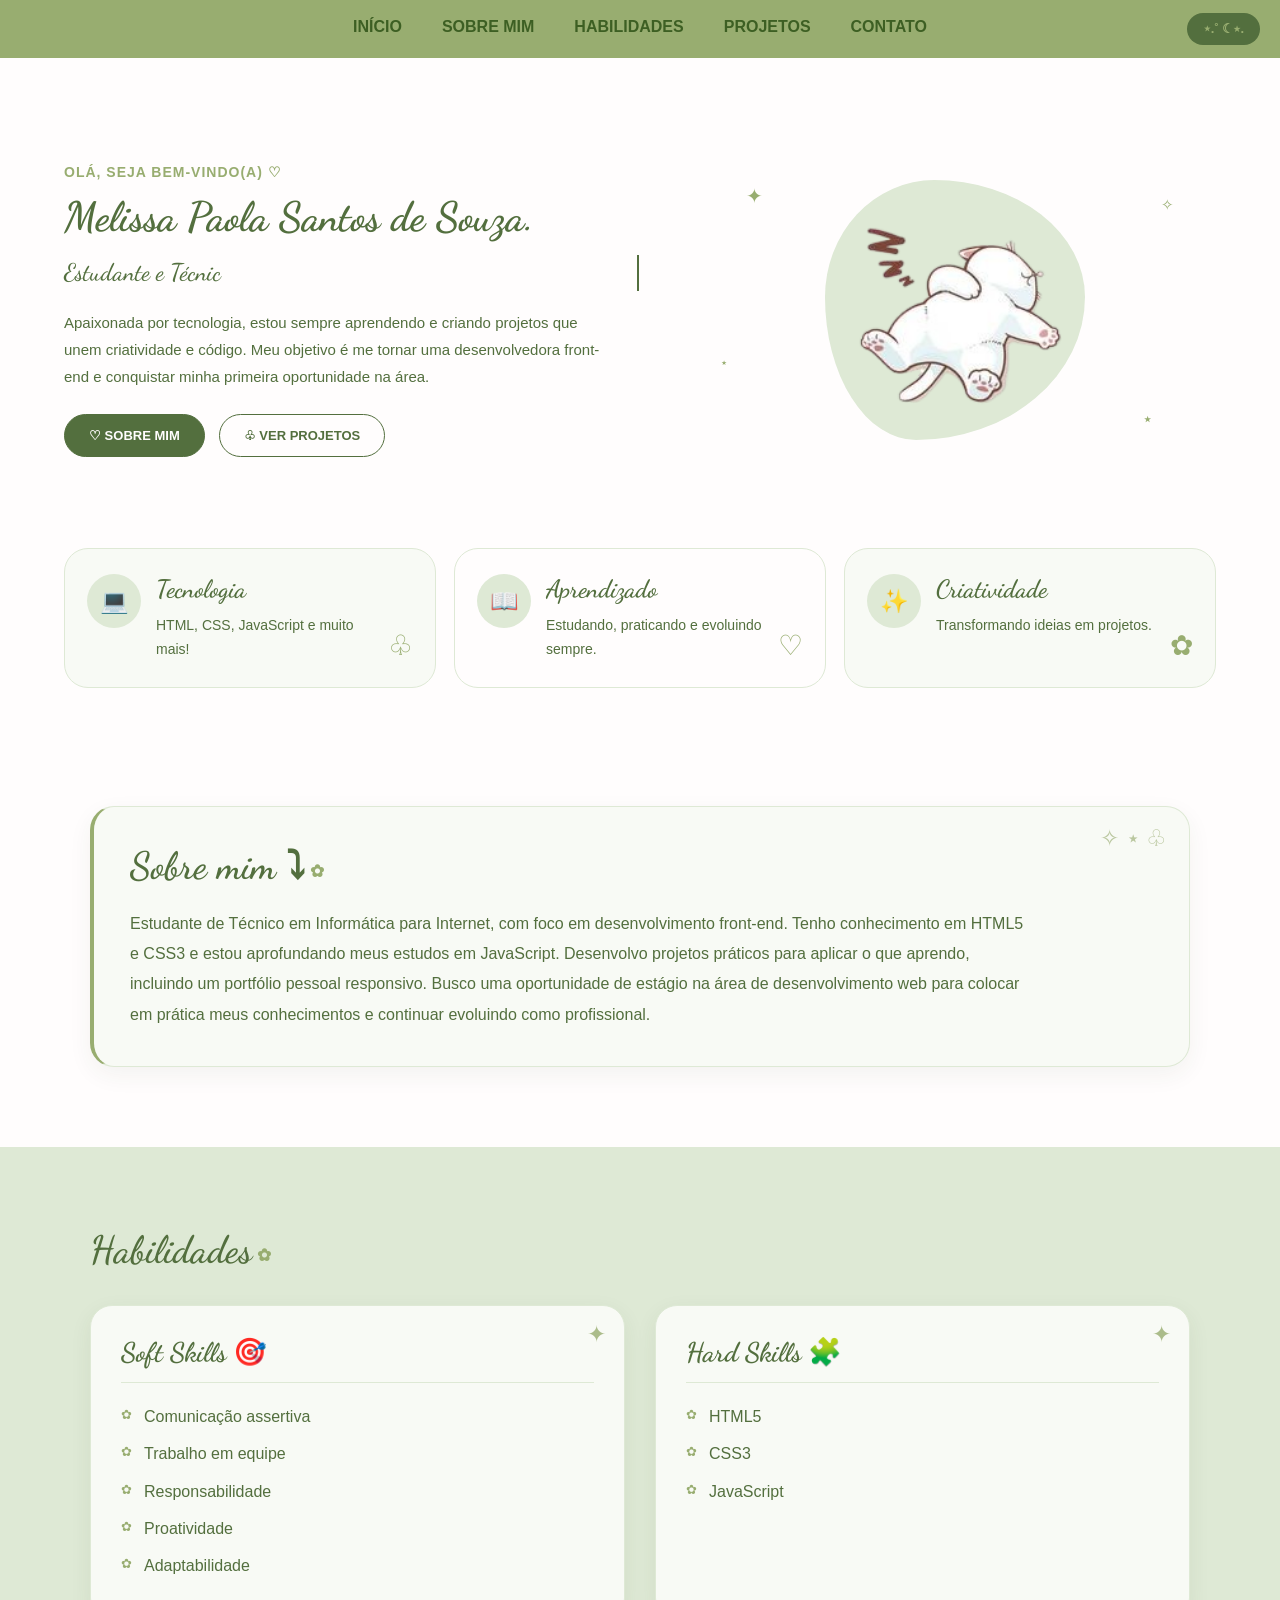
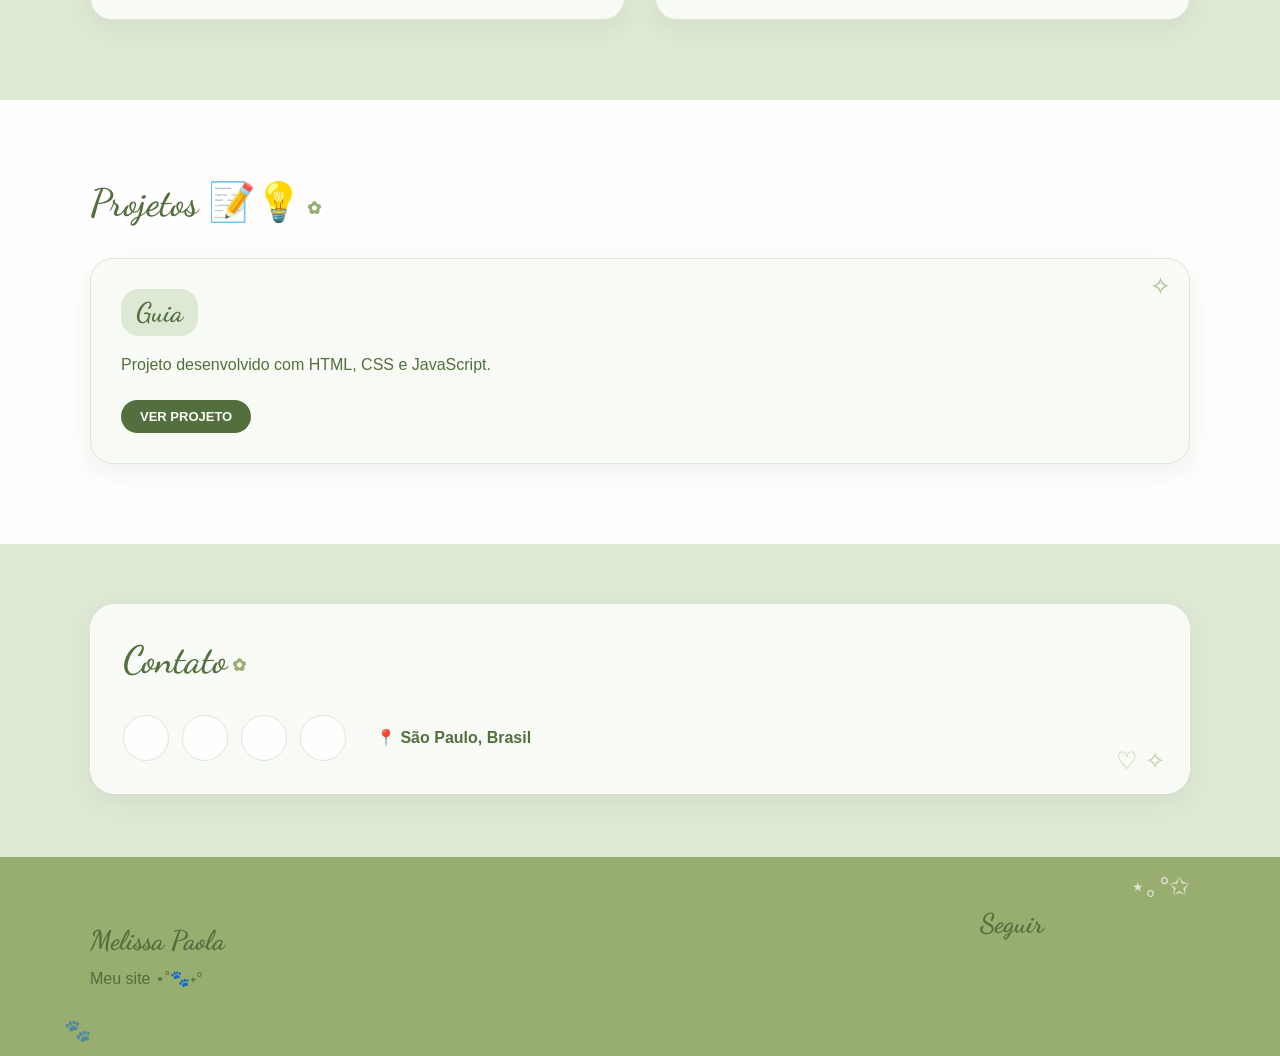
<file: index.html>
<!DOCTYPE html>
<html lang="pt-BR">

<head>
    <meta charset="UTF-8">
    <meta name="viewport" content="width=device-width, initial-scale=1.0">

    <title>Melissa Paola | Portfólio</title>

    <meta name="description"
        content="Portfólio de Melissa Paola, estudante de Técnico em Informática para Internet em São Paulo, em busca da primeira oportunidade profissional.">

    <meta name="theme-color" content="#98ad70">

    <!-- Compartilhamento em redes sociais -->
    <meta property="og:title" content="Melissa Paola - Portfólio">
    <meta property="og:description"
        content="Estudante de Informática para Internet e futura profissional de TI.">
    <meta property="og:image"
        content="https://melissapaola.github.io/Portifolio/assets/b8229faa11fd5c0b6150d2b8c8b90e80-removebg-preview.png">
    <meta property="og:url"
        content="https://melissapaola.github.io/Portifolio/">
    <meta property="og:type" content="website">
    <meta property="og:locale" content="pt_BR">

    <!-- Ícone da página -->
    <link rel="icon"
        href="./assets/b8229faa11fd5c0b6150d2b8c8b90e80-removebg-preview.png"
        type="image/png">

    <!-- CSS -->
    <link rel="stylesheet" href="style.css">

    <!-- Fonte Dancing Script -->
    <link rel="preconnect" href="https://fonts.googleapis.com">
    <link rel="preconnect" href="https://fonts.gstatic.com" crossorigin>

    <link
        href="https://fonts.googleapis.com/css2?family=Dancing+Script:wght@400;500;600;700&display=swap"
        rel="stylesheet">
</head>

<body>

    <!-- MENU -->
    <header>

        <button
            id="simples"
            type="button"
            aria-label="Alternar tema claro ou escuro">
            ⋆.˚ ☾⭒.
        </button>

        <nav aria-label="Menu principal">
            <a href="#apres">Início</a>
            <a href="#sobre">Sobre mim</a>
            <a href="#habil">Habilidades</a>
            <a href="#projetos">Projetos</a>
            <a href="#info">Contato</a>
        </nav>

    </header>

    <main>

        <!-- APRESENTAÇÃO -->
        
<!-- APRESENTAÇÃO -->
<section id="apres">
    <div class="container apres-container">

        <div class="apresentacao fade-in">

            <div class="aprestext">

                <span class="saudacao">
                    Olá, seja bem-vindo(a) ♡
                </span>

                <h1>Melissa Paola Santos de Souza.</h1>

                <h2 id="typingSub" class="typing">
                    Estudante de Técnico em Informática para Internet.
                </h2>

                <p class="intro-descricao">
                    Apaixonada por tecnologia, estou sempre aprendendo
                    e criando projetos que unem criatividade e código.
                    Meu objetivo é me tornar uma desenvolvedora
                    front-end e conquistar minha primeira oportunidade
                    na área.
                </p>

                <div class="hero-botoes">
                    <a href="#sobre" class="btn-hero btn-principal">
                        ♡ Sobre mim
                    </a>

                    <a href="#projetos" class="btn-hero btn-secundario">
                        ♧ Ver projetos
                    </a>
                </div>

            </div>

            <div class="apresimg">

                <div class="blob-decorativo" aria-hidden="true"></div>

                <span class="estrela e1" aria-hidden="true">✦</span>
                <span class="estrela e2" aria-hidden="true">⋆</span>
                <span class="estrela e3" aria-hidden="true">✧</span>
                <span class="estrela e4" aria-hidden="true">⋆</span>

                <img
                    src="assets/b8229faa11fd5c0b6150d2b8c8b90e80-removebg-preview.png"
                    alt="Ilustração do gatinho decorativo"
                    width="300"
                    fetchpriority="high">

            </div>

        </div>

        <!-- CARDS DA APRESENTAÇÃO -->
        <div class="destaques fade-in">

            <article class="card-destaque tecnologia">
                <div class="destaque-icone" aria-hidden="true">
                    💻
                </div>

                <div>
                    <h3>Tecnologia</h3>
                    <p>HTML, CSS, JavaScript e muito mais!</p>
                </div>

                <span class="destaque-decoracao" aria-hidden="true">♧</span>
            </article>

            <article class="card-destaque aprendizado">
                <div class="destaque-icone" aria-hidden="true">
                    📖
                </div>

                <div>
                    <h3>Aprendizado</h3>
                    <p>Estudando, praticando e evoluindo sempre.</p>
                </div>

                <span class="destaque-decoracao" aria-hidden="true">♡</span>
            </article>

            <article class="card-destaque criatividade">
                <div class="destaque-icone" aria-hidden="true">
                    ✨
                </div>

                <div>
                    <h3>Criatividade</h3>
                    <p>Transformando ideias em projetos.</p>
                </div>

                <span class="destaque-decoracao" aria-hidden="true">✿</span>
            </article>

        </div>

    </div>
</section>


        <!-- SOBRE MIM -->
        <section id="sobre">

            <div class="container fade-in">

                <h2>Sobre mim ⤵</h2>

                <p>
                    Estudante de Técnico em Informática para Internet,
                    com foco em desenvolvimento front-end. Tenho
                    conhecimento em HTML5 e CSS3 e estou aprofundando
                    meus estudos em JavaScript. Desenvolvo projetos
                    práticos para aplicar o que aprendo, incluindo um
                    portfólio pessoal responsivo. Busco uma oportunidade
                    de estágio na área de desenvolvimento web para
                    colocar em prática meus conhecimentos e continuar
                    evoluindo como profissional.
                </p>

            </div>

        </section>


        <!-- HABILIDADES -->
        <section id="habil">

            <div class="container">

                <h2 class="fade-in">Habilidades</h2>

                <div class="habilidades">

                    <!-- SOFT SKILLS -->
                    <div class="cardhabil fade-in">

                        <h3>Soft Skills 🎯</h3>

                        <ul>
                            <li>Comunicação assertiva</li>
                            <li>Trabalho em equipe</li>
                            <li>Responsabilidade</li>
                            <li>Proatividade</li>
                            <li>Adaptabilidade</li>
                        </ul>

                    </div>


                    <!-- HARD SKILLS -->
                    <div class="cardhabil fade-in">

                        <h3>Hard Skills 🧩</h3>

                        <ul>
                            <li>HTML5</li>
                            <li>CSS3</li>
                            <li>JavaScript</li>
                        </ul>

                    </div>

                </div>

            </div>

        </section>


        <!-- PROJETOS -->
        <section id="projetos">

            <div class="container">

                <h2 class="fade-in">Projetos 📝💡</h2>

                <div class="projetos">

                    <div class="cardprojeto fade-in">

                        <h3>Guia</h3>

                        <p>
                            Projeto desenvolvido com HTML, CSS e
                            JavaScript.
                        </p>

                        <a
                            href="https://melissapaola.github.io/Guia/"
                            target="_blank"
                            rel="noopener noreferrer"
                            class="btn-projeto">
                            Ver projeto
                        </a>

                    </div>

                    <!--
                        Para adicionar outro projeto, copie o bloco
                        cardprojeto e altere o título, a descrição
                        e o endereço do link.
                    -->

                </div>

            </div>

        </section>


        <!-- CONTATO -->
        <section id="info">

            <div class="container fade-in">

                <h2>Contato</h2>

                <div class="contato">

                    <div class="linksicon">

                        <!-- E-mail -->
                        <a
                            href="mailto:Melissa.paola.s.souza@gmail.com"
                            aria-label="Enviar e-mail">

                            <svg
                                class="iconsobre"
                                viewBox="0 0 24 24"
                                aria-hidden="true">
                                <use href="assets/envelope-solid-full.svg"></use>
                            </svg>

                        </a>


                        <!-- GitHub -->
                        <a
                            href="https://github.com/MelissaPaola"
                            target="_blank"
                            rel="noopener noreferrer"
                            aria-label="GitHub">

                            <svg
                                class="iconsobre"
                                viewBox="0 0 24 24"
                                aria-hidden="true">
                                <use href="assets/GithubIco.svg"></use>
                            </svg>

                        </a>


                        <!-- WhatsApp -->
                        <a
                            href="https://wa.me/5511913088915"
                            target="_blank"
                            rel="noopener noreferrer"
                            aria-label="WhatsApp">

                            <svg
                                class="iconsobre"
                                viewBox="0 0 24 24"
                                aria-hidden="true">
                                <use href="assets/whatsapp-svgrepo-com.svg"></use>
                            </svg>

                        </a>


                        <!-- LinkedIn -->
                        <a
                            href="https://www.linkedin.com/in/melissa-paola-161333433/"
                            target="_blank"
                            rel="noopener noreferrer"
                            aria-label="LinkedIn">

                            <svg
                                class="iconsobre"
                                viewBox="0 0 24 24"
                                aria-hidden="true">
                                <use href="assets/linkedInIco.svg"></use>
                            </svg>

                        </a>

                    </div>

                    <h4>📍 São Paulo, Brasil</h4>

                </div>

            </div>

        </section>

    </main>


    <!-- RODAPÉ -->
    <footer>

        <div class="container footer-content">

            <div class="footer-info">

                <h3>Melissa Paola</h3>
                <p>Meu site ⋆˚🐾˖°</p>

            </div>


            <div class="footer-social">

                <h3>Seguir</h3>

                <ul>

                    <!-- GitHub -->
                    <li>
                        <a
                            href="https://github.com/MelissaPaola"
                            target="_blank"
                            rel="noopener noreferrer"
                            aria-label="GitHub">

                            <svg
                                class="icone"
                                viewBox="0 0 24 24"
                                aria-hidden="true">
                                <use href="assets/GithubIco.svg"></use>
                            </svg>

                        </a>
                    </li>


                    <!-- LinkedIn -->
                    <li>
                        <a
                            href="https://www.linkedin.com/in/melissa-paola-161333433/"
                            target="_blank"
                            rel="noopener noreferrer"
                            aria-label="LinkedIn">

                            <svg
                                class="icone"
                                viewBox="0 0 24 24"
                                aria-hidden="true">
                                <use href="assets/linkedInIco.svg"></use>
                            </svg>

                        </a>
                    </li>


                    <!-- Instagram -->
                    <li>
                        <a
                            href="https://www.instagram.com/lissavamp_/"
                            target="_blank"
                            rel="noopener noreferrer"
                            aria-label="Instagram">

                            <svg
                                class="icone"
                                viewBox="0 0 24 24"
                                aria-hidden="true">
                                <use href="assets/instagram_logo_icon_186894.svg"></use>
                            </svg>

                        </a>
                    </li>

                </ul>

            </div>

        </div>

    </footer>


    <!-- JavaScript -->
    <script src="app.js"></script>

</body>

</html>
</file>
<file: style.css>
/* ===== RESET ===== */

* {
   margin: 0;
   padding: 0;
   box-sizing: border-box;
}


/* ===== CORES DOS TEMAS ===== */

/* Tema claro (padrão) */
:root {
   --fundo: #dee9d5;
   --texto: #536f3e;
   --link: #3d5f23;
   --link-hover: #685844;
   --barra: #98ad70;
   --apresentacao: #fffdfd;
   --card: #f8faf5;
}

/* Tema escuro */
body.escuro {
   --fundo: #1b2415;
   --texto: #c5d8b0;
   --link: #a8c888;
   --link-hover: #d9c3a5;
   --barra: #2f3d22;
   --apresentacao: #232f1a;
   --card: #2a3821;
}


/* ===== GERAL ===== */

html {
   scroll-behavior: smooth;
}

body {
   font-family: Arial, sans-serif;
   background-color: var(--fundo);
   color: var(--texto);
   transition: background-color 0.3s, color 0.3s;
}

header,
footer,
#apres,
#info,
.cardhabil,
.cardprojeto {
   transition: background-color 0.3s;
}

.container {
   width: 90%;
   max-width: 1100px;
   margin: 0 auto;
}

a {
   color: var(--link);
   text-decoration: none;
}

a:hover {
   color: var(--link-hover);
}


/* ===== MENU ===== */

header {
   position: fixed;
   top: 0;
   left: 0;
   width: 100%;
   background-color: var(--barra);
   padding: 18px;
   z-index: 1000;
}

nav {
   display: flex;
   justify-content: center;
   align-items: center;
   gap: 40px;
}

nav a {
   font-weight: bold;
   text-transform: uppercase;
   position: relative;
   padding-bottom: 4px;
}

nav a::after {
   content: "";
   position: absolute;
   left: 0;
   bottom: 0;
   width: 0;
   height: 2px;
   background-color: var(--link);
   transition: width 0.3s ease;
}

nav a:hover::after {
   width: 100%;
}


/* ===== BOTÃO DE TEMA ===== */

#simples {
   position: absolute;
   right: 20px;
   top: 50%;
   transform: translateY(-50%);
   padding: 8px 16px;
   background-color: var(--texto);
   color: var(--barra);
   border: none;
   border-radius: 20px;
   font-family: Arial, sans-serif;
   font-size: 13px;
   font-weight: bold;
   text-transform: uppercase;
   cursor: pointer;
   transition:
      background-color 0.3s,
      color 0.3s,
      transform 0.2s;
}

#simples:hover {
   background-color: var(--link);
   transform: translateY(-50%) scale(1.05);
}


/* ===== APRESENTAÇÃO ===== */

#apres {
   min-height: 600px;
   background-color: var(--apresentacao);
   padding-top: 100px;
}

.apresentacao {
   min-height: 600px;
   display: flex;
   align-items: center;
   justify-content: space-between;
   gap: 50px;
}

.aprestext {
   flex: 1;
}

.aprestext h1 {
   font-family: "Dancing Script", cursive;
   font-size: 48px;
   margin-bottom: 20px;
}

.aprestext h2 {
   font-family: "Dancing Script", cursive;
   font-size: 25px;
   font-weight: 500;
}

.apresimg {
   flex: 1;
   display: flex;
   justify-content: center;
   align-items: center;
   position: relative;
}

.apresimg img {
   width: 300px;
   max-width: 100%;
   height: auto;
   position: relative;
   z-index: 1;
   animation: float 4s ease-in-out infinite;
}

@keyframes float {
   0%,
   100% {
      transform: translateY(0);
   }

   50% {
      transform: translateY(-12px);
   }
}


/* ===== DECORAÇÃO DO HERO ===== */

.blob-decorativo {
   position: absolute;
   width: 260px;
   height: 260px;
   max-width: 70%;
   aspect-ratio: 1 / 1;
   background-color: var(--fundo);
   border-radius: 42% 58% 65% 35% / 45% 45% 55% 55%;
   animation: morph 8s ease-in-out infinite;
   z-index: 0;
}

@keyframes morph {
   0%,
   100% {
      border-radius: 42% 58% 65% 35% / 45% 45% 55% 55%;
   }

   50% {
      border-radius: 58% 42% 35% 65% / 55% 60% 40% 45%;
   }
}

.estrela {
   position: absolute;
   color: var(--barra);
   z-index: 2;
   pointer-events: none;
   animation: twinkle 2.4s ease-in-out infinite;
}

.e1 {
   top: 8%;
   left: 10%;
   font-size: 20px;
}

.e2 {
   top: 65%;
   left: 5%;
   font-size: 13px;
   animation-delay: 0.6s;
}

.e3 {
   top: 12%;
   right: 8%;
   font-size: 15px;
   animation-delay: 1.1s;
}

.e4 {
   bottom: 10%;
   right: 12%;
   font-size: 18px;
   animation-delay: 1.7s;
}

@keyframes twinkle {
   0%,
   100% {
      opacity: 0.3;
      transform: scale(0.8);
   }

   50% {
      opacity: 1;
      transform: scale(1.15);
   }
}


/* ===== SUBTÍTULO COM EFEITO DE DIGITAÇÃO ===== */

.aprestext h2.typing {
   min-height: 2.6em;
   border-right: 2px solid var(--texto);
   padding-right: 4px;
   animation: blink-cursor 0.8s step-end infinite;
}

@keyframes blink-cursor {
   50% {
      border-color: transparent;
   }
}


/* ===== CONTATO ===== */

#info {
   padding: 60px 0;
   background-color: var(--fundo);
}

.contato {
   margin-top: 25px;
   display: flex;
   align-items: center;
   gap: 30px;
}

.linksicon {
   display: flex;
   align-items: center;
   gap: 15px;
}

.iconsobre {
   width: 25px;
   height: 25px;
   fill: var(--texto);
   transition: transform 0.3s ease, fill 0.3s ease;
}

a:hover .iconsobre {
   transform: scale(1.15);
   fill: var(--link-hover);
}


/* ===== SOBRE ===== */

#sobre {
   padding: 80px 0;
}

#sobre h2 {
   margin-bottom: 25px;
}

#sobre p {
   max-width: 900px;
   line-height: 1.7;
}


/* ===== HABILIDADES ===== */

#habil {
   padding: 80px 0;
}

#habil > .container > h2 {
   margin-bottom: 30px;
}

.habilidades {
   display: flex;
   gap: 30px;
}

.cardhabil {
   flex: 1;
   min-width: 0;
   padding: 30px;
   background-color: var(--card);
   border-radius: 15px;
   box-shadow: 0 5px 15px rgba(0, 0, 0, 0.08);
   transition:
      transform 0.3s ease,
      box-shadow 0.3s ease,
      background-color 0.3s;
}

.cardhabil:hover {
   transform: translateY(-8px);
   box-shadow: 0 10px 25px rgba(0, 0, 0, 0.15);
}

.cardhabil h3 {
   margin-bottom: 20px;
}

.cardhabil ul {
   padding-left: 20px;
}

.cardhabil li {
   margin-bottom: 10px;
}


/* ===== PROJETOS ===== */

#projetos {
   padding: 80px 0;
}

#projetos > .container > h2 {
   margin-bottom: 30px;
}

.projetos {
   display: flex;
   flex-wrap: wrap;
   gap: 30px;
}

.cardprojeto {
   flex: 1 1 280px;
   min-width: 0;
   padding: 30px;
   background-color: var(--card);
   border-radius: 15px;
   box-shadow: 0 5px 15px rgba(0, 0, 0, 0.08);
   transition:
      transform 0.3s ease,
      box-shadow 0.3s ease,
      background-color 0.3s;
}

.cardprojeto:hover {
   transform: translateY(-8px);
   box-shadow: 0 10px 25px rgba(0, 0, 0, 0.15);
}

.cardprojeto h3 {
   margin-bottom: 10px;
}

.cardprojeto p {
   margin-bottom: 20px;
   line-height: 1.6;
}

.btn-projeto {
   display: inline-block;
   padding: 8px 18px;
   background-color: var(--texto);
   color: var(--card);
   border-radius: 20px;
   font-weight: bold;
   font-size: 13px;
   text-transform: uppercase;
   transition: background-color 0.3s, transform 0.2s;
}

.btn-projeto:hover {
   background-color: var(--link-hover);
   color: var(--card);
   transform: scale(1.05);
}


/* ===== FOOTER ===== */

footer {
   background-color: var(--barra);
   padding: 50px 0;
}

.footer-content {
   display: flex;
   justify-content: space-between;
   align-items: center;
   gap: 30px;
}

.footer-social ul {
   display: flex;
   flex-wrap: wrap;
   gap: 30px;
   list-style: none;
}

.icone {
   width: 50px;
   height: 50px;
   fill: var(--texto);
   stroke: var(--texto);
   transition:
      transform 0.3s ease,
      fill 0.3s ease,
      stroke 0.3s ease;
}

a:hover .icone {
   transform: scale(1.15);
   fill: var(--link-hover);
   stroke: var(--link-hover);
}


/* ===== FADE-IN AO ROLAR ===== */

.fade-in {
   opacity: 0;
   transform: translateY(30px);
   transition: opacity 0.8s ease, transform 0.8s ease;
}

.fade-in.visible {
   opacity: 1;
   transform: translateY(0);
}


/* ===== ACESSIBILIDADE: MENOS MOVIMENTO ===== */

@media (prefers-reduced-motion: reduce) {
   html {
      scroll-behavior: auto;
   }

   *,
   *::before,
   *::after {
      animation: none !important;
      transition: none !important;
   }

   .fade-in {
      opacity: 1;
      transform: none;
   }
}


/* ===== TABLETS E CELULARES ===== */

@media (max-width: 768px) {

   /* Menu */

   header {
      padding: 12px;
   }

   nav {
      flex-wrap: wrap;
      gap: 12px 15px;
      padding: 4px 0;
   }

   nav a {
      font-size: 12px;
   }

   #simples {
      position: static;
      display: block;
      margin: 0 auto 12px;
      transform: none;
   }

   #simples:hover {
      transform: scale(1.05);
   }


   /* Apresentação */

   #apres {
      padding-top: 100px;
   }

   .apresentacao {
      flex-direction: column;
      justify-content: center;
      text-align: center;
      gap: 35px;
      padding: 60px 0;
   }

   .aprestext {
      width: 100%;
   }

   .aprestext h1 {
      font-size: 38px;
   }

   .aprestext h2 {
      font-size: 21px;
   }

   .apresimg {
      width: 100%;
      min-height: 230px;
   }

   .apresimg img {
      width: 230px;
      animation: none;
   }

   .blob-decorativo {
      width: 180px;
      height: 180px;
   }


   /* Contato */

   .contato {
      flex-direction: column;
      align-items: flex-start;
      gap: 20px;
   }


   /* Habilidades */

   .habilidades {
      flex-direction: column;
      gap: 20px;
   }

   .cardhabil {
      width: 100%;
   }


   /* Projetos */

   .projetos {
      gap: 20px;
   }

   .cardprojeto {
      flex: 1 1 100%;
   }


   /* Rodapé */

   .footer-content {
      flex-direction: column;
      align-items: flex-start;
      gap: 30px;
   }

   .footer-social ul {
      gap: 20px;
   }
}


/* ===== CELULARES PEQUENOS ===== */

@media (max-width: 480px) {

   .container {
      width: 92%;
   }

   header {
      padding: 10px;
   }

   nav {
      gap: 10px 12px;
   }

   nav a {
      font-size: 10px;
   }

   #apres {
      padding-top: 90px;
   }

   .apresentacao {
      min-height: auto;
      padding: 45px 0;
   }

   .aprestext h1 {
      font-size: 32px;
   }

   .aprestext h2 {
      font-size: 19px;
   }

   .apresimg img {
      width: 200px;
   }

   .blob-decorativo {
      width: 160px;
      height: 160px;
   }

   #info,
   #sobre,
   #habil,
   #projetos {
      padding: 55px 0;
   }

   .cardhabil,
   .cardprojeto {
      padding: 22px;
   }

   .icone {
      width: 40px;
      height: 40px;
   }

   .footer-social ul {
      gap: 15px;
   }
}

/* ===== NOVA APRESENTAÇÃO ===== */

#apres {
    min-height: auto;
    padding: 100px 0 38px;
    background-color: var(--apresentacao);
}

.apres-container {
    max-width: 1200px;
}

.apresentacao {
    min-height: 420px;
    display: flex;
    align-items: center;
    justify-content: space-between;
    gap: 55px;
}

.aprestext {
    flex: 1.1;
    min-width: 0;
}

.saudacao {
    display: inline-block;
    margin-bottom: 12px;
    color: var(--barra);
    font-size: 14px;
    font-weight: bold;
    letter-spacing: 1px;
    text-transform: uppercase;
}

.aprestext h1 {
    font-family: "Dancing Script", cursive;
    font-size: clamp(36px, 3.2vw, 48px);
    line-height: 1.2;
    margin-bottom: 14px;
}

.aprestext h2.typing {
    font-family: "Dancing Script", cursive;
    font-size: 24px;
    line-height: 1.5;
    min-height: 0;
    margin-bottom: 18px;
    overflow-wrap: anywhere;
}

.intro-descricao {
    max-width: 540px;
    font-size: 15px;
    line-height: 1.8;
    margin-bottom: 24px;
}

.hero-botoes {
    display: flex;
    flex-wrap: wrap;
    gap: 14px;
}

.btn-hero {
    display: inline-flex;
    align-items: center;
    justify-content: center;
    padding: 13px 24px;
    border: 1px solid var(--texto);
    border-radius: 30px;
    font-size: 13px;
    font-weight: bold;
    text-transform: uppercase;
    transition: transform 0.25s ease,
                background-color 0.25s ease,
                color 0.25s ease;
}

.btn-hero:hover {
    transform: translateY(-3px);
}

.btn-principal {
    background-color: var(--texto);
    color: var(--apresentacao);
}

.btn-principal:hover {
    background-color: var(--link);
    color: var(--apresentacao);
}

.btn-secundario {
    background-color: transparent;
    color: var(--texto);
}

.btn-secundario:hover {
    background-color: var(--card);
    color: var(--link-hover);
}

/* ===== CARDS INFERIORES ===== */

.destaques {
    display: grid;
    grid-template-columns: repeat(3, minmax(0, 1fr));
    gap: 18px;
    margin-top: 28px;
}

.card-destaque {
    position: relative;
    display: flex;
    align-items: flex-start;
    gap: 15px;
    min-width: 0;
    padding: 25px 22px;
    border-radius: 24px;
    background-color: var(--card);
    border: 1px solid var(--fundo);
    transition: transform 0.3s ease,
                box-shadow 0.3s ease,
                background-color 0.3s ease;
}

.card-destaque:hover {
    transform: translateY(-6px);
    box-shadow: 0 10px 24px rgba(50, 70, 35, 0.10);
}

.tecnologia {
    background-color: var(--card);
}

.aprendizado {
    background-color: var(--apresentacao);
}

.criatividade {
    background-color: var(--card);
}

.destaque-icone {
    flex-shrink: 0;
    display: flex;
    align-items: center;
    justify-content: center;
    width: 54px;
    height: 54px;
    border-radius: 50%;
    background-color: var(--fundo);
    font-size: 23px;
}

.card-destaque h3 {
    font-family: "Dancing Script", cursive;
    font-size: 25px;
    font-weight: 600;
    margin-bottom: 10px;
}

.card-destaque p {
    font-size: 14px;
    line-height: 1.7;
}

.destaque-decoracao {
    align-self: flex-end;
    margin-left: auto;
    color: var(--barra);
    font-size: 28px;
}

/* ===== RESPONSIVIDADE ===== */

@media (max-width: 900px) {
    .apresentacao {
        gap: 25px;
    }

    .aprestext h1 {
        font-size: 39px;
    }

    .destaques {
        grid-template-columns: 1fr;
    }

    .card-destaque {
        padding: 22px;
    }
}

@media (max-width: 768px) {
    #apres {
        padding-top: 120px;
    }

    .apresentacao {
        min-height: auto;
        flex-direction: column;
        justify-content: center;
        gap: 25px;
        padding: 35px 0 10px;
    }

    .aprestext {
        width: 100%;
        text-align: center;
    }

    .aprestext h1 {
        font-size: 38px;
    }

    .aprestext h2.typing {
        font-size: 22px;
    }

    .intro-descricao {
        margin-left: auto;
        margin-right: auto;
    }

    .hero-botoes {
        justify-content: center;
    }

    .apresimg {
        width: 100%;
        min-height: 230px;
    }

    .destaques {
        margin-top: 20px;
    }
}

@media (max-width: 480px) {
    .aprestext h1 {
        font-size: 33px;
    }

    .aprestext h2.typing {
        font-size: 20px;
    }

    .intro-descricao {
        font-size: 14px;
    }

    .btn-hero {
        padding: 12px 17px;
        font-size: 12px;
    }

    .card-destaque {
        gap: 12px;
        padding: 18px;
    }

    .card-destaque h3 {
        font-size: 23px;
    }

    .destaque-decoracao {
        font-size: 22px;
    }
}

/* ========================================
   DECORAÇÃO GERAL DAS SEÇÕES
======================================== */

#sobre,
#habil,
#projetos,
#info {
    position: relative;
    isolation: isolate;
}

/* Títulos com detalhe delicado */
#sobre h2,
#habil > .container > h2,
#projetos > .container > h2,
#info h2 {
    position: relative;
    display: table;
    margin-bottom: 32px;
    font-family: "Dancing Script", cursive;
    font-size: clamp(30px, 3vw, 38px);
    font-weight: 600;
}

#sobre h2::after,
#habil > .container > h2::after,
#projetos > .container > h2::after,
#info h2::after {
    content: " ✿";
    color: var(--barra);
    font-family: Arial, sans-serif;
    font-size: 17px;
    vertical-align: middle;
}

/* Alternância suave entre as seções */
#sobre,
#projetos {
    background-color: var(--apresentacao);
}

#habil,
#info {
    background-color: var(--fundo);
}


/* ========================================
   SOBRE MIM
======================================== */

#sobre .container {
    position: relative;
    padding: 36px;
    overflow: hidden;
    background-color: var(--card);
    border: 1px solid var(--fundo);
    border-left: 4px solid var(--barra);
    border-radius: 24px;
    box-shadow: 0 8px 25px rgba(50, 70, 35, 0.06);
}

#sobre .container::after {
    content: "✧  ⋆  ♧";
    position: absolute;
    top: 18px;
    right: 22px;
    color: var(--barra);
    font-size: 23px;
    opacity: 0.65;
    pointer-events: none;
}

#sobre h2 {
    margin-bottom: 20px;
}

#sobre p {
    position: relative;
    z-index: 1;
    line-height: 1.9;
}


/* ========================================
   HABILIDADES
======================================== */

.cardhabil {
    position: relative;
    overflow: hidden;
    border: 1px solid var(--fundo);
    border-radius: 22px;
    box-shadow: 0 7px 22px rgba(50, 70, 35, 0.07);
}

.cardhabil::before {
    content: "✦";
    position: absolute;
    top: 15px;
    right: 18px;
    color: var(--barra);
    font-size: 23px;
    opacity: 0.8;
    pointer-events: none;
}

.cardhabil h3 {
    padding-bottom: 13px;
    border-bottom: 1px solid var(--fundo);
    font-family: "Dancing Script", cursive;
    font-size: 27px;
}

.cardhabil ul {
    list-style: none;
    padding-left: 0;
}

.cardhabil li {
    position: relative;
    padding-left: 23px;
    line-height: 1.7;
}

.cardhabil li::before {
    content: "✿";
    position: absolute;
    left: 0;
    top: 1px;
    color: var(--barra);
    font-size: 13px;
}

.cardhabil:hover {
    border-color: var(--barra);
}


/* ========================================
   PROJETOS
======================================== */

.cardprojeto {
    position: relative;
    overflow: hidden;
    border: 1px solid var(--fundo);
    border-radius: 23px;
    box-shadow: 0 8px 24px rgba(50, 70, 35, 0.07);
}

.cardprojeto::before {
    content: "✧";
    position: absolute;
    top: 13px;
    right: 18px;
    color: var(--barra);
    font-size: 25px;
    opacity: 0.8;
    pointer-events: none;
}

.cardprojeto h3 {
    display: inline-block;
    margin-bottom: 15px;
    padding: 7px 15px;
    border-radius: 18px;
    background-color: var(--fundo);
    font-family: "Dancing Script", cursive;
    font-size: 27px;
}

.cardprojeto p {
    line-height: 1.8;
}

.btn-projeto {
    border: 1px solid transparent;
}

.btn-projeto:hover {
    transform: translateY(-2px);
}

.cardprojeto:hover {
    border-color: var(--barra);
}


/* ========================================
   CONTATO
======================================== */

#info .container {
    position: relative;
    padding: 32px;
    background-color: var(--card);
    border: 1px solid var(--apresentacao);
    border-radius: 25px;
    box-shadow: 0 8px 25px rgba(50, 70, 35, 0.06);
}

#info .container::after {
    content: "♡  ✧";
    position: absolute;
    right: 24px;
    bottom: 18px;
    color: var(--barra);
    font-size: 24px;
    opacity: 0.6;
    pointer-events: none;
}

.contato {
    flex-wrap: wrap;
}

.linksicon {
    flex-wrap: wrap;
    gap: 13px;
}

.linksicon a {
    display: flex;
    align-items: center;
    justify-content: center;
    width: 46px;
    height: 46px;
    border: 1px solid var(--fundo);
    border-radius: 50%;
    background-color: var(--apresentacao);
    transition: transform 0.25s ease,
                background-color 0.25s ease,
                border-color 0.25s ease;
}

.linksicon a:hover {
    transform: translateY(-4px);
    background-color: var(--fundo);
    border-color: var(--barra);
}

.linksicon a:hover .iconsobre {
    transform: scale(1.08);
}


/* ========================================
   RODAPÉ
======================================== */

footer {
    position: relative;
    overflow: hidden;
    border-top: 3px solid var(--fundo);
}

footer::before {
    content: "⋆｡°✩";
    position: absolute;
    top: 15px;
    right: 7%;
    color: var(--apresentacao);
    font-size: 25px;
    opacity: 0.7;
    pointer-events: none;
}

footer::after {
    content: "🐾";
    position: absolute;
    bottom: 12px;
    left: 5%;
    font-size: 22px;
    opacity: 0.55;
    pointer-events: none;
}

.footer-info h3,
.footer-social h3 {
    font-family: "Dancing Script", cursive;
    font-size: 27px;
    margin-bottom: 12px;
}

.footer-social ul {
    align-items: center;
}

.footer-social a {
    display: inline-flex;
    align-items: center;
    justify-content: center;
    transition: transform 0.25s ease;
}

.footer-social a:hover {
    transform: translateY(-4px) rotate(-3deg);
}


/* ========================================
   AJUSTES PARA CELULARES
======================================== */

@media (max-width: 768px) {
    #sobre .container,
    #info .container {
        padding: 25px 20px;
        border-radius: 20px;
    }

    #sobre .container::after,
    #info .container::after {
        font-size: 18px;
    }

    .cardhabil,
    .cardprojeto {
        border-radius: 20px;
    }

    #sobre h2,
    #habil > .container > h2,
    #projetos > .container > h2,
    #info h2 {
        font-size: 31px;
    }

    footer::before {
        right: 5%;
    }
}

@media (prefers-reduced-motion: reduce) {
    .cardhabil,
    .cardprojeto,
    .linksicon a,
    .footer-social a {
        transition: none;
    }
}
</file>
